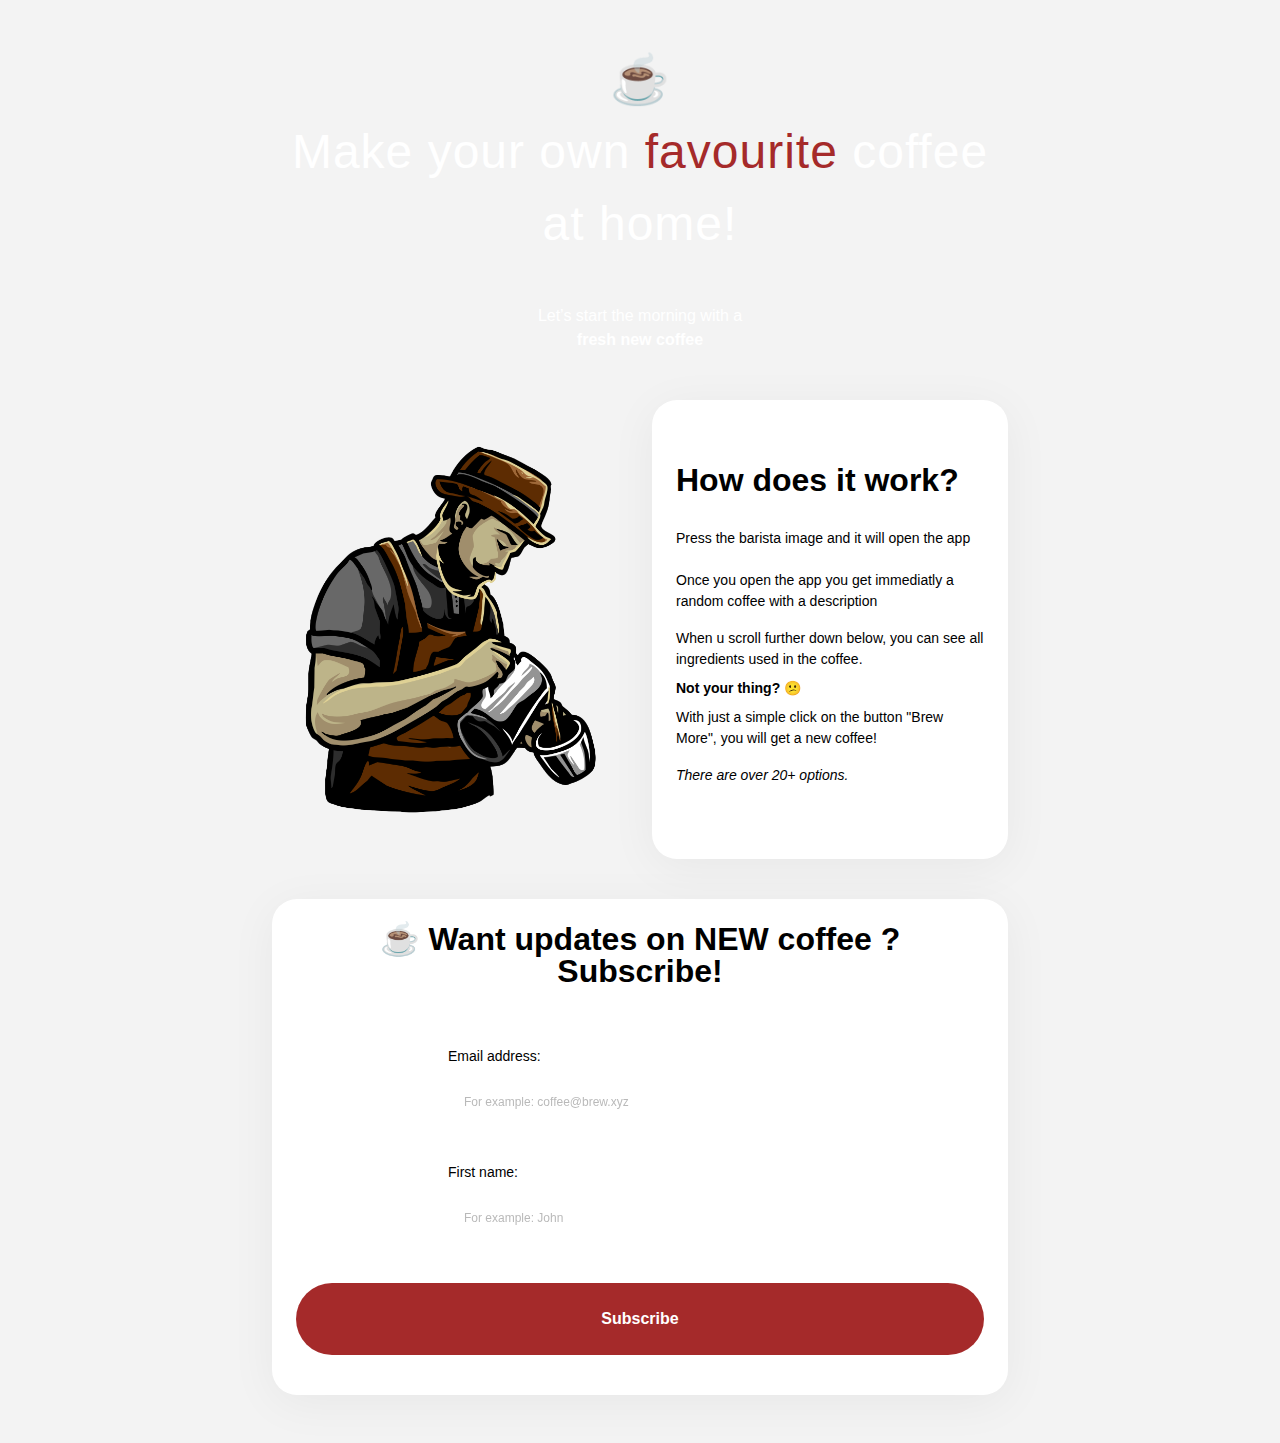
<file: index.html>
<!doctype html>
<html lang="en">
    <head>
        <meta charset="utf-8">
        <meta http-equiv="x-ua-compatible" content="ie=edge">
        <title>Coffee</title>
        <meta name="description" content="This is my HTML5 boilerplate.">
        <meta name="viewport" content="width=device-width, initial-scale=1.0">
        <meta name="msapplication-TileColor" content="#F3F3F3">
        <meta name="theme-color" content="#F3F3F3">

        <link rel="icon" href="img/svg/coffee.ico" type="image/gif" sizes="16x16">
        
        <link rel="manifest" href="site.webmanifest">
        <link rel="mask-icon" href="safari-pinned-tab.svg" color="#3385FF">

        <link rel="stylesheet" href="css/normalize.css">
        <link rel="stylesheet" href="css/screen.css">
        <script src="./script/app.js"></script> 
    </head>
    <style>
      body{
        height: 100%;
        color:white;
        font-family: -apple-system,BlinkMacSystemFont,"Segoe UI",Helvetica,Arial,sans-serif,"Apple Color Emoji","Segoe UI Emoji","Segoe UI Symbol";
        
      }

      .fullscreen {
        filter: blur(5px) brightness(50%);
        background-repeat: no-repeat;
        background-position: center;
        background-attachment: fixed;
        background-size: cover;
        width: 100%;
        height: 70%;
      }

      .center-object {
        align-items: center;
        display: flex;
        flex-direction: column;
        height: 50%;
        justify-content: center;
        position: absolute;
        top: 0;
        vertical-align: middle;
        width: 100%;
      }
      div{
        display: block;
      }
      .c-main--container{
        width: 48rem;
        margin: 0 auto;
        padding: calc(0.5rem * 4) calc(0.5rem * 2) 0;
        padding-bottom: 48px;
      }
      .c-main--container .c-main--title {
        font-size: 3rem;
        letter-spacing: 1px;
        margin: .25em;
        font-weight: 500;
        text-align: center;
      }
      .c-main__title--standout{
        color: brown;
      }
      .c-main{
        display: flex;
        grid-template-columns: 150px auto 150px;
        grid-gap: 1em;
        position: absolute;
        justify-content: center;
        top:0;
        width: 100%;
      }

      .c-logo:hover{
        animation: shake 0.82s cubic-bezier(.36,.07,.19,.97) both;
        transform: translate3d(0, 0, 0);
        backface-visibility: hidden;
        perspective: 64rem;
      }
      @keyframes shake {
          10%, 90% {
          transform: translate3d(-1px, 0, 0);
          }
          
          20%, 80% {
          transform: translate3d(2px, 0, 0);
          }

          30%, 50%, 70% {
          transform: translate3d(-4px, 0, 0);
          }

          40%, 60% {
          transform: translate3d(4px, 0, 0);
          }
      }

      .c-main__desc{
        font-size:1rem;
        line-height: 1.5;
        color:var(--global-input-color);
        text-align:center;
        padding:calc(0.5rem * 4) calc(0.5rem * 4) calc(calc(0.5rem * 3) * 2) calc(0.5rem * 4);
      }

      .c-main__split {
        display: grid;
        grid-template-columns: 1fr 1fr;
        grid-column-gap: calc(0.5rem * 3);
      }

      @media (max-width: 48rem) {
        .c-main__split{
            grid-template-columns: 1fr 2fr;
        }
      }

      @media (max-width: 36rem) {
        .c-main__split{
            grid-template-columns: 1fr;
            grid-row-gap: var(--g-whitespace);
        }
      }

      .c-split{
        border-radius: 1.5625rem;
        font-size: 0.875rem;
        padding: calc(0.5rem * 3);
        display: flex;
        justify-content: center;
        flex-direction: column;
        color:black;
      }

      .c-split:nth-child(even){
        background: white;
        box-shadow:0 0.5rem calc(calc(0.5rem * 3) * 2) rgba(0,0,0,0.05);
      }

      .c-split__text{
        color:black;
        display:block;
        padding: calc(0.5rem * 1) 0;
      }

      .c-main__form{
        background: white;
        box-shadow: 0 0.5rem calc(calc(0.5rem * 3) * 2) rgba(0,0,0,0.05);
        border-radius: 1.5625rem;
        padding: calc(0.5rem * 3);
        display: flex;
        justify-content: center;
        flex-direction: column;
        color: black;
        margin-top: 40px;
      }
      .has-error{
        color:var(--g-color-error) !important;
        /* background:green; */
      }
      .has-error .c-input{
        border:2px var(--g-color-error) solid;
      }
    </style>
    <body>
      

      <section class="fullscreen" style="background-image: url('https://coffee.alexflipnote.dev/random') ">
      </section>
      <!-- <div class="center-object">
        <section class="me">
          <h1 class="title">☕ Coffee API</h1>
        </section>
      </div> -->

      <div class="c-main">
        <div class="c-main--container">
          <div  class="c-main--title">
            <div class="c-logo" style="text-align:center">
              ☕
            </div>
            Make your own <span class="c-main__title--standout">favourite</span> coffee at home! 
          </div>
          <div class="c-main__desc js-main-desc">
            Let’s start the morning with a <br><b>fresh new coffee</b> 
          </div>
          <div class="c-main__split">
            <div class="c-split"><img src="img/CoffeeMan.png" alt="" srcset="" width="100%"></div>
            <div class="c-split">
                <h3>How does it work?</h3>
                <div class="c-split__text">
                    Press the barista image and it will open the app <br> <br> Once you open the app you get immediatly a random coffee with a description 
                </div>
                <div class="c-split__text">
                    When u scroll further down below, you can see all ingredients used in the coffee.
                </div>
                <b>Not your thing? 😕</b>
                <div class="c-split__text">
                    With just a simple click on the button "Brew More", you will get a new coffee!
                </div>
                <div class="c-split__text">
                    <i>There are over 20+ options.</i>
                </div>
            </div>
        </div>
        <form action="#" class="c-main__form">
          <h3 class="u-align-text-center c-main__form-title">
            ☕ Want updates on NEW coffee ? Subscribe!
          </h3>
          <div class="c-form">
            <p class="c-form-field js-form-email-field">
              <label class="c-label" for="newsletter_email">
                  Email address:
                  <span class="c-label__error js-form-email-message"></span>
              </label>
              <input class="c-input js-form-email-input" id="newsletter_email" placeholder="For example: coffee@brew.xyz" type="email" name="email" required="">
            </p>
            <p class="c-form-field js-form-name-field">
              <label class="c-label" for="newsletter_name">
                  First name:
                  <span class="c-label__error js-form-name-message"></span>
              </label>
              <input class="c-input js-form-name-input" id="newsletter_name" placeholder="For example: John" type="text" required="">
            </p>
          </div>
          <button class="c-button js-form-submit">Subscribe</button>
        </form>
      </div>
    </body>
</html>
</file>
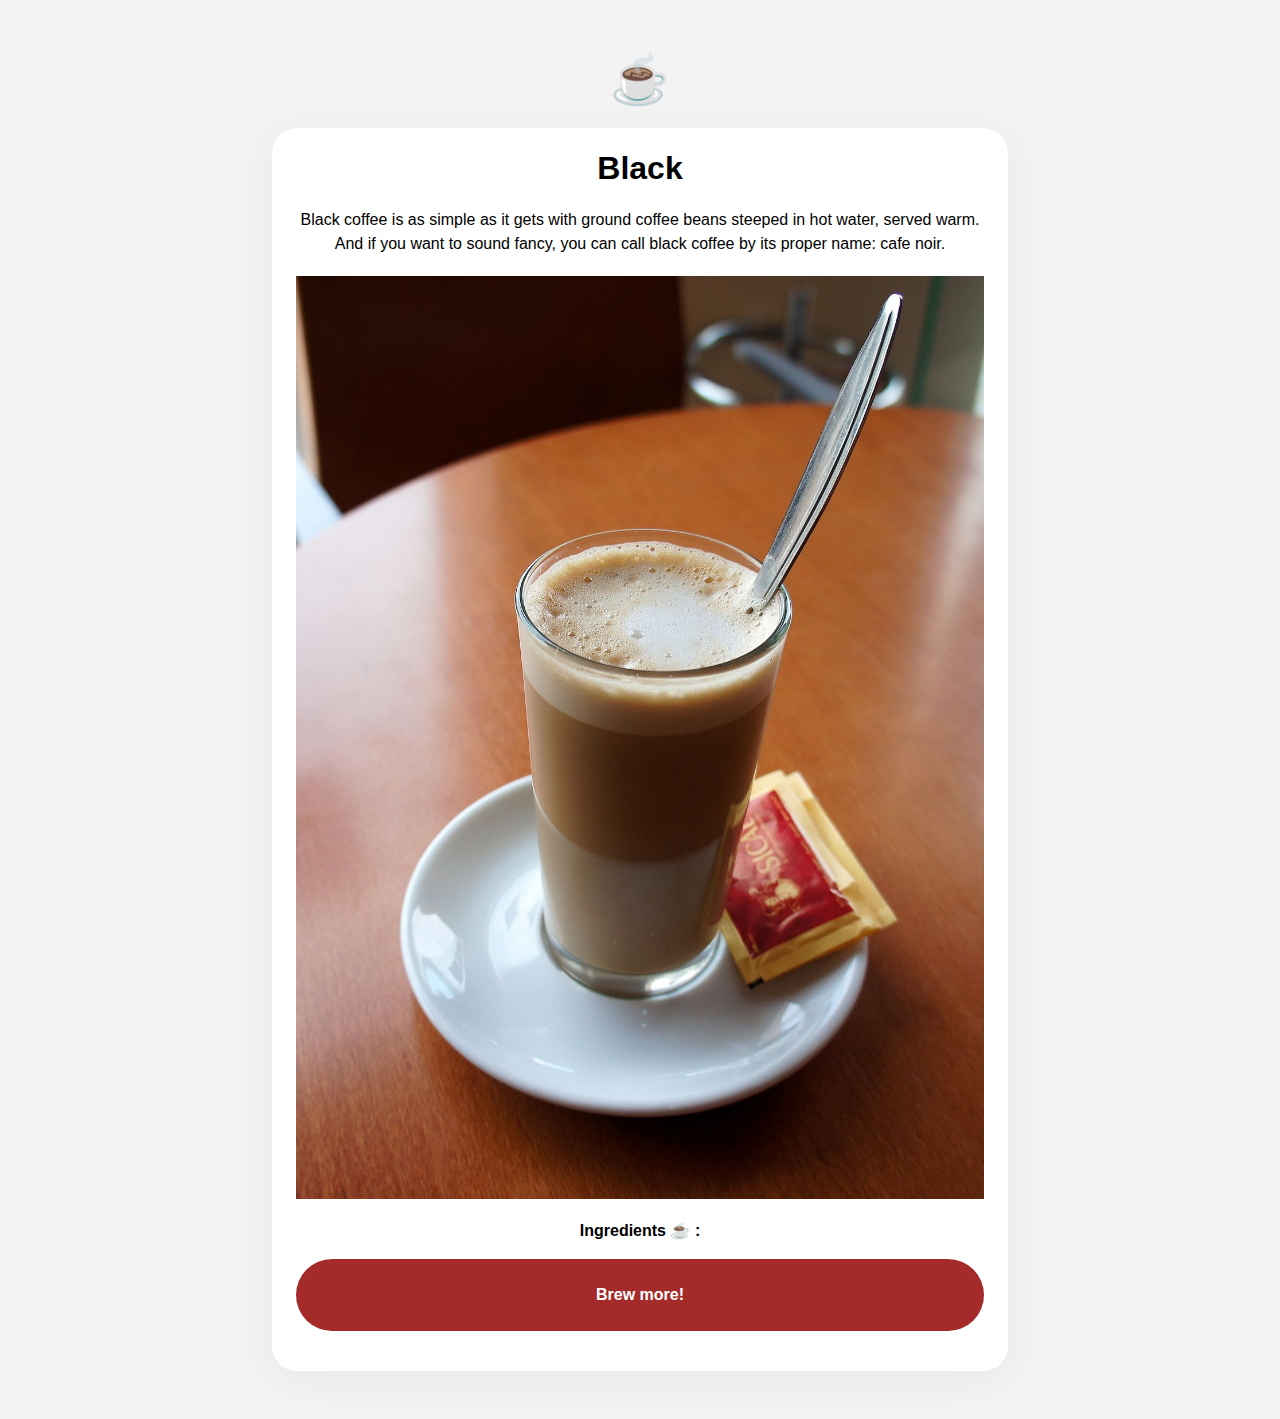
<file: brew.html>
<!doctype html>
<html lang="en">
    <head>
        <meta charset="utf-8">
        <meta http-equiv="x-ua-compatible" content="ie=edge">
        <title>Coffee</title>
        <meta name="description" content="This is my HTML5 boilerplate.">
        <meta name="viewport" content="width=device-width, initial-scale=1.0">
        <meta name="msapplication-TileColor" content="#F3F3F3">
        <meta name="theme-color" content="#F3F3F3">

        <link rel="icon" href="img/svg/coffee.ico" type="image/gif" sizes="16x16">
        
        <link rel="manifest" href="site.webmanifest">
        <link rel="mask-icon" href="safari-pinned-tab.svg" color="#3385FF">

        <link rel="stylesheet" href="css/normalize.css">
        <link rel="stylesheet" href="css/screen.css">
        <script src="./script/app.js"></script> 
    </head>
    <style>
      body{
        height: 100%;
        color:white;
        font-family: -apple-system,BlinkMacSystemFont,"Segoe UI",Helvetica,Arial,sans-serif,"Apple Color Emoji","Segoe UI Emoji","Segoe UI Symbol";
        
      }

      .fullscreen {
        filter: blur(5px) brightness(50%);
        background-repeat: no-repeat;
        background-position: center;
        background-attachment: fixed;
        background-size: cover;
        width: 100%;
        height: 20%;
      }

      div{
        display: block;
      }
      .c-main--container{
        width: 48rem;
        margin: 0 auto;
        padding: calc(0.5rem * 4) calc(0.5rem * 2) 0;
        padding-bottom: 48px;
      }
      .c-main--container .c-main--title {
        font-size: 3rem;
        letter-spacing: 1px;
        margin: .25em;
        font-weight: 500;
        text-align: center;
      }
      .c-main{
        display: flex;
        grid-template-columns: 150px auto 150px;
        grid-gap: 1em;
        position: absolute;
        justify-content: center;
        top:0;
        width: 100%;
      }

      .c-main__card{
        color:black;
      }
      .c-card{
          background: white;
          box-shadow: 0 0.5rem calc(calc(0.5rem * 3) * 2) rgba(0,0,0,0.05);
          border-radius: 1.5625rem;
          padding: calc(0.5rem * 3);
          text-align: center;
      }
      .c-card__image{
          padding-top: 20px;
          padding-bottom: 20px;
      }
    </style>
    <body>
      <section class="fullscreen" style="background-image: url('https://coffee.alexflipnote.dev/random') ">
      </section>
      <div class="c-main js-page-brew">
        <div class="c-main--container">
            <div class="c-main--title">
                <div class="c-logo" style="text-align:center">
                   <a href="index.html" style="text-decoration:none"></a>
                   ☕
                </div>
            </div>
            
            <div class="c-main__card">
                <div class="c-card">
                    <h3 class="c-card__title js-card__title">Black</h3>
                    <div class="c-card__desc js-card__desc">
                        Black coffee is as simple as it gets with ground coffee beans steeped in hot water, served warm. And if you want to sound fancy, you can call black coffee by its proper name: cafe noir.  
                    </div>
                    <div class="c-card__image ">
                        <img class="js-card__image" src="img/coffee/9.jpg" width="100%" />
                    </div>
                    <b>Ingredients ☕ : </b>
                    <div class="c-card__ingredients js-card__ingredients">
                        <div class="js-ingredients">

                        </div>
                    </div>
                    <div class="c-card__button">
                        <button class="c-button js-button"> Brew more!</button>
                    </div>
                </div>
            </div>
        </div>
      </div>
    </body>
</html>
</file>
<file: css/screen.css>
/*------------------------------------*\
#FONTS
\*------------------------------------*/
@font-face{
    font-family: "HKGrotesk web";
    font-weight: 400;
    font-display: swap; /*zorg voor een correcte omwisseling als het font geladen is*/
    src: url('../fonts/HKGrotesk-Regular.woff2');
}

@font-face{
    font-family: "HKGrotesk web";
    font-weight: 600;
    font-display: swap; /*zorg voor een correcte omwisseling als het font geladen is*/
    src: url('../fonts/HKGrotesk-Bold.woff2');
}
/*------------------------------------*\
#Variables
\*------------------------------------*/

:root {

    /* Colors */
    --color-x-light: #F3F3F3;
    --color-xx-light: #E9E9E9;
    --color-button: #6E6CE4;
    --color-font: #404040;
    --global-baseline: 8px; 
    --global-whitespace-xs: calc(var(--global-baseline) / 2); /* = 4px */
    --global-whitespace-sm: var(--global-baseline); /* = 8px */
    --global-whitespace-md: calc(var(--global-baseline) * 2); /* = 16px */
    --global-whitespace: calc(var(--global-baseline) * 3); /* = 24px */
    --global-whitespace-lg: calc(var(--global-baseline) * 4); /* = 32px */   
    --global-whitespace-xl: calc(var(--global-whitespace-md) * 2); /* = 48px */    
    --global-whitespace-xxl: calc(var(--global-whitespace) * 3); /* = 72px */ 
    --global-whitespace-xxxl: calc(var(--global-whitespace) * 4); /* = 96px */     

    --g-color-error:rgb(216, 10, 48);
    /* Baseline settings */

    --g-baseline: 0.5rem;         
    --g-whitespace: calc(var(--g-baseline) * 3); /* = 24px */

    --g-whitespace-xxs: calc(var(--g-baseline) * .25); /* = 2px */
    --g-whitespace-xs: calc(var(--g-baseline) * .5); /* = 4px */
    --g-whitespace-sm: calc(var(--g-baseline) * 1); /*  = 8px */
    --g-whitespace-md: calc(var(--g-baseline) * 2); /*  = 16px */
    --g-whitespace-lg: calc(var(--g-baseline) * 4); /*  = 32px */
    --g-whitespace-xl: calc(var(--g-whitespace) * 2); /*  = 48px */
    --g-whitespace-xxl: calc(var(--g-whitespace) * 3); /*  = 72px */
    --g-whitespace-xxxl: calc(var(--g-whitespace) * 4); /*  = 96px */

    /* Media sizes */
    --g-media-size-sm:36rem; 
    --g-media-size-md:48rem;
    --g-media-size-lg:62rem;
    --g-media-size-xl:75rem;

    --g-boxShadow:0 var(--g-baseline) var(--g-whitespace-xl) rgba(0,0,0,0.05);
    --g-borderRadius-sm:0.75rem;
    --g-borderRadius:1.5625rem;
    --g-borderRadius-circle:100px;
    
    --g-transition-alpha:0.2s ease;

}

/* CSS variables here */

/*------------------------------------*\
#GENERIC
\*------------------------------------*/

/*
    Generic: Page
    ---
    Global page styles + universal box-sizing:
*/

html {
    height: 100vh;
    font-size: 16px;
    line-height: 1.5;
    font-family: "HKGrotesk web","Comic Sans MS",Helvetica, arial, sans-serif;
    color: #20223a;
    box-sizing: border-box;
    -webkit-font-smoothing: antialiased;
    -moz-osx-font-smoothing: grayscale;
    background-color: var(--color-x-light);
}

*,
*:before,
*:after {
    box-sizing: inherit;
}

/*
* Remove text-shadow in selection highlight:
* https://twitter.com/miketaylr/status/12228805301
*
* Customize the background color to match your design.
*/

::-moz-selection {
    background: #3385FF;
    color: white;
    text-shadow: none;
}

::selection {
    background: #3385FF;
    color: white;
    text-shadow: none;
}

/*------------------------------------*\
#Elements
\*------------------------------------*/


/*
Elements: Images
---
Default markup for images to make them responsive
*/

img {
    max-width: 100%;
    vertical-align: top;
}

/*
    Elements: typography
    ---
    Default markup for typographic elements
*/

h1,
h2,
h3 {
    font-weight: 600;
}

h1 {
    font-size: 36px;
    line-height: 48px;
    margin: 0 0 var(--global-whitespace);
}

h2 {
    font-size: 32px;
    line-height: 40px;
    margin: 0 0 var(--global-whitespace);
}

h3 {
    font-size: 2rem;
    line-height: 32px;
    margin: 0 0 var(--global-whitespace);
}

h4,
h5,
h6 {
    font-size: 20px;
    line-height: 24px;
    margin: 0 0 var(--global-whitespace);
}

p,
ol,
ul,
dl,
table,
address,
figure {
    margin: 0 0 var(--global-whitespace);
}

ul,
ol {
    padding-left: var(--global-whitespace);
}

li ul,
li ol {
    margin-bottom: 0;
}

blockquote {
    font-style: normal;
    font-size: 23px;
    line-height: 32px;
    margin: 0 0 var(--global-whitespace);
}

blockquote * {
    font-size: inherit;
    line-height: inherit;
}

figcaption {
    font-weight: 400;
    font-size: 12px;
    line-height: 16px;
    margin-top: var(--global-whitespace-sm);
}

hr {
    border: 0;
    height: 1px;
    background: LightGrey;
    margin: 0 0 var(--global-whitespace);
}

a {
    color: var(--global-color-alpha);
    transition: all .1s ease-in-out;
}

a:visited,
a:active {
    color: var(--global-color-alpha);
}

a:hover,
a:focus {
    color: var(--global-color-alpha-light);
}

label,
input {
    display: block;
}
/*------------------------------------*\
#OBJECTS
\*------------------------------------*/

/*
    Objects: Row
    ---
    Creates a horizontal row that stretches the viewport and adds padding around children
*/

.o-row {
    position: relative;
    padding: var(--global-whitespace) var(--global-whitespace) 0;
}

.o-row--login {
    display: flex;
    align-items: center;
    min-height: 100vh; /* Altijd de hoogte van het zichtbare deel v/h scherm */
}

/* size modifiers */

.o-row--lg {
    padding-top: var(--global-whitespace-xl);
    padding-bottom: var(--global-whitespace);
}

.o-row--xl {
    padding-top: var(--global-whitespace-xxl);
    padding-bottom: var(--global-whitespace-xl);
}

@media (min-width: 768px) {
    .o-row {
        padding-left: var(--global-whitespace-xl);
        padding-right: var(--global-whitespace-xl);
    }
}

@media (min-width: 992px) {
    .o-row--xl {
        padding-top: var(--global-whitespace-xxxl);
        padding-bottom: var(--global-whitespace-xxl);
    }
}

/*
    Objects: Container
    ---
    Creates a horizontal container that sets de global max-width
*/

.o-container {
    margin-left: auto;
    margin-right: auto;
    max-width: 79.5em; /* 79.5 * 16px = 1272 */
    width: 80%;
}


/* Desktop */
@media (min-width: 1100px) {
    .o-container {
        width: 40%;
    }
}
/*
    Objects: section
    ---
    Creates vertical whitespace between adjacent sections inside a row
*/

.o-section {
    position: relative;
}

.o-section + .o-section {
    padding-top: var(--global-whitespace);
}

@media (min-width: 768px) {
    .o-section--lg + .o-section--lg,
    .o-section--xl + .o-section--xl {
        padding-top: var(--global-whitespace-xl);
    }
}

@media (min-width: 992px) {
    .o-section--xl + .o-section--xl {
        padding-top: var(--global-whitespace-xxl);
    }
}

/*
    Objects: Layout
    ---
    The layout object provides us with a column-style layout system. This object
    contains the basic structural elements, but classes should be complemented
    with width utilities
*/

.o-layout {
    display: -webkit-flex;
    display: -ms-flexbox;
    display: flex;
    flex-wrap: wrap;
}

.o-layout__item {
    width: 100%;
}

/* gutter modifiers, these affect o-layout__item too */

.o-layout--gutter {
    margin: 0 -12px;
}

.o-layout--gutter > .o-layout__item {
    padding: 0 var(--global-whitespace)/2;
}

.o-layout--gutter-sm {
    margin: 0 -6px;
}

.o-layout--gutter-sm > .o-layout__item {
    padding: 0 6px;
}

.o-layout--gutter-lg {
    margin: 0 -24px;
}

.o-layout--gutter-lg > .o-layout__item {
    padding: 0 var(--global-whitespace);
}

.o-layout--gutter-xl {
    margin: 0 -48px;
}

.o-layout--gutter-xl > .o-layout__item {
    padding: 0 var(--global-whitespace)*2;
}

/* reverse horizontal row modifier */

.o-layout--row-reverse {
    flex-direction: row-reverse;
}

/* Horizontal alignment modifiers*/

.o-layout--justify-start {
    justify-content: flex-start;
}

.o-layout--justify-end {
    justify-content: flex-end;
}

.o-layout--justify-center {
    justify-content: center;
}

.o-layout--justify-space-around {
    justify-content: space-around;
}

.o-layout--justify-space-evenly {
    justify-content: space-evenly;
}

.o-layout--justify-space-between {
    justify-content: space-between;
}

/* Vertical alignment modifiers */

.o-layout--align-start {
    align-items: flex-start;
}

.o-layout--align-end {
    align-items: flex-end;
}

.o-layout--align-center {
    align-items: center;
}

.o-layout--align-baseline {
    align-items: baseline;
}

/* Vertical alignment modifiers that only work if there is one than one flex item */

.o-layout--align-content-start {
    align-content: start;
}

.o-layout--align-content-end {
    align-content: end;
}

.o-layout--align-content-center {
    align-content: center;
}

.o-layout--align-content-space-around {
    align-content: space-around;
}

.o-layout--align-content-space-between {
    align-content: space-between;
}

/*
    Objects: List
    ---
    Small reusable object to remove default list styling from lists
*/

.o-list {
    list-style: none;
    padding: 0;
}

/*
    Object: Button reset
    ---
    Small button reset object
*/
/* #grid */

.c-main{
    display: grid;
    grid-template-rows: 0fr auto 3rem;
    grid-template-areas: 
    "header"
    "main"
    "footer";
    /* background:red; */
    /* grid-row-gap:var(--g-whitespace-lg); */
    min-height: 100vh;
}

@media (max-width: 48rem) {
    .c-main{
        grid-template-rows: 0fr auto auto;
        /* grid-template-columns: var(--g-whitespace) auto auto var(--g-whitespace); */
        /* grid-row-gap:var(--g-whitespace); */
    }
}



/*------------------------------------*\
#COMPONENTS
\*------------------------------------*/

.c-content {
    margin-top: 24px;
    position: relative;
}

/*
    TEXT BLOCK
*/

.c-textblock {
    font-size: 24px;
    font-weight: 400;
    padding-bottom: 40px;
}

/* Desktop */
@media (min-width: 768px) {
    .c-textblock {
        font-size: 32px;
    }
}

.c-textblock-inspiration {
    font-weight: 600;
}



/*
    LANDINGSPAGE
*/

.background{
    background-attachment: fixed;
    background-position: center;
    background-repeat: no-repeat;
    background-size: cover;
    filter: blur(5px) brightness(50%);
    height: 100%;
    width: 100%;
}

.c-landingspage {
    display: flex;
    flex-direction: column;
    margin-top: 3%;
    margin-left: 5%;
    margin-right: 5%;
}

.c-image-landingspage {
    width: 200px;
    margin: 0 auto;
    /*position: fixed;
    bottom: 0;*/
}



.c-landingspage-title {
    font-size: 42px;
}

.c-landingspage-subtitle {
    font-size: 24px;
    font-weight: 400;
}

.c-landingspage-content {
    display: flex; 
    flex-direction: column;
}

/* Desktop */
@media (min-width: 768px) {
    .c-image-landingspage {
        width: 950px;
        margin-left: 10%;
    }
    .c-textblock-landingspage {
        width: 60%;
    }
    .c-landingspage-title {
        font-size: 52px;
    }
    .c-landingspage-subtitle {
        font-size: 38px;
        line-height: 1.5;
    }
    .c-landingspage-content {
        flex-direction: row-reverse;
    }
}


/*
    FOOTER
*/

.c-footer {
    font-size: 10px;
    text-align: center;
    padding-top: 12px;
    bottom: 0;
    padding-top: 130px;
}

/* Desktop */
@media (min-width: 768px) {
    .c-footer {
        font-size: 12px;
        position: absolute;
        bottom: 0;
        width: 100%;
    }
}


/*
    INPUT
*/

.c-input{
    --c-borderWidth:2px;
    --c-input-borderColor:var(--g-color-neutral-xxxx-light);
    --c-input-backgroundColor:var(--g-color-neutral-xxxx-light);
    --c-input-color:var(--g-color-neutral-xxxx-dark);
    --c-input-transition:all 0.2s ease;
    
    -webkit-appearance: none;
    -moz-appearance: none;

    appearance: none;
    width: 100%;
    border-radius: var(--g-borderRadius-sm);
    border: var(--c-borderWidth) solid var(--c-input-borderColor);
    background-color: var(--c-input-backgroundColor);
    color: var(--c-input-color);
    font-family: inherit;
    font-size: 0.75rem;
    line-height: 1.5;
    outline: none;
    transition: var(--c-input-transition);
    padding:var(--g-whitespace-md);
}

.c-input::placeholder{
    opacity:0.5;
}

.c-input:hover {
    border-color: var(--g-color-neutral-xx-light);
}


.c-input:focus,
.c-input:active {
    border-color: var(--g-color-alpha);
    box-shadow: var(--g-boxShadow);
}

/* option input for checkboxes and radio buttons */


.c-label {
    margin-bottom: 0;
    font-size: 0.875rem; 
    line-height: 3;
    font-weight:500;
    display: flex;
    justify-content: space-between;
    align-items: center;
}

.c-label--option {
    padding-bottom: 0;
    display:flex;
    justify-content: center;
    align-items: center;
    cursor:pointer;
    opacity:.8;
    font-size:0.875rem;
    transition:var(--g-transition-alpha);
}
.c-label--option:hover{
    opacity:1;
}

.c-label--note{
    font-size:0.675rem;
    margin-top:-1rem;
}

.c-label__error{
    font-size:0.675rem;
    font-weight: 700;
    text-transform: uppercase;
}

.has-error{
    color:var(--g-color-error) !important;
    /* background:green; */
}
.has-error .c-input{
    border:2px var(--g-color-error) solid;
}

.c-form{
    width:24rem;
    margin:var(--g-whitespace) auto 0;
}

@media (max-width: 36rem) {
    .c-form{
        max-width:100%;
    }
}

.c-form-subtitle{
    font-size:0.875rem;
    padding: 0 0 var(--g-whitespace-md) 0;
    color:var(--g-color-neutral-xx-dark);
    font-weight:400;
}

.c-form-subtitle b{
    font-weight: 600;
}

.c-form-field{
    color: var(--g-color-neutral-xxxx-dark);   
}

.c-form-field--option {
    display: flex;
    align-items: center;
}

.c-button{
    color:white;
    background:brown;
    border:0;
    padding:var(--g-whitespace) var(--g-whitespace-xxl);
    font-family: inherit;
    font-size: 1rem;
    line-height: 1.5;
    border-radius:var(--g-borderRadius-circle);
    font-weight:700;
    outline:none;
    margin:var(--g-whitespace-md) auto;
    width:100%;
    cursor:pointer;
    transition:all 0.2s ease;
}

.c-button:hover {
    background:#0b4546;
    box-shadow: 0 0 0 3px rgba(0,0,0,0.1);
    transform: scale(1.01);
    
}

.c-button:focus,.c-button:active{
    background:#137476;
    box-shadow: 0 0 0 2px var(--g-page-backgroundColor), 0 0 0 5px #137476;
    transform: scale(0.99);
}

/*------------------------------------*\
#UTILITIES
\*------------------------------------*/

.u-align-text-center{
    text-align: center;
}
/*
    Utilities: color
    ---
    Utility classes to put specific colors onto elements
*/



/*
    Utilities: spacing
    ---
    Utility classes to put specific margins and paddings onto elements
*/

.u-pt-clear {
    padding-top: 0 !important;
}

.u-mb-clear {
    margin-bottom: 0 !important;
}

.u-mb-xs {
    margin-bottom: var(--global-whitespace-xs) !important;
}

.u-mb-sm {
    margin-bottom: var(--global-whitespace-sm) !important;
}

.u-mb-md {
    margin-bottom: var(--global-whitespace-md) !important;
}

.u-mb-lg {
    margin-bottom: var(--global-whitespace-lg) !important;
}

.u-mb-xl {
    margin-bottom: var(--global-whitespace-xl) !important;
}

/*
    Utilities: max-width
    ---
    Utility classes to put specific max widths onto elements
*/

.u-max-width-xs {
    max-width: 27em !important;
}

.u-max-width-sm {
    max-width: 39em !important;
}

.u-max-width-md {
    max-width: 50em !important;
}

.u-max-width-lg {
    max-width: 63.5em !important;
}

.u-max-width-none {
    max-width: none !important;
}


/*
    Utilities: align
    ---
    Utility classes align text or components
*/

.u-align-text-center {
    text-align: center;
}

.u-align-center {
    margin: 0 auto;
}

/*
    Utilities: text
    Utility classes to create smaller or bigger test
*/

.u-text-sm {
    font-size: 14px;
}

/*
    Utility: Widths
    ---
    Utility classes to put specific widths onto elements
    Will be mostly used on o-layout__item
*/

.u-width-auto {
    width: auto !important;
}

.u-1-of-2 {
    width: 50% !important;
}

.u-1-of-3 {
    width: 33.3333333333% !important;
}

.u-2-of-3 {
    width: 66.6666666667% !important;
}

.u-1-of-4 {
    width: 25% !important;
}

.u-3-of-4 {
    width: 75% !important;
}

.u-1-of-5 {
    width: 20% !important;
}

.u-2-of-5 {
    width: 40% !important;
}

.u-3-of-5 {
    width: 60% !important;
}

.u-4-of-5 {
    width: 80% !important;
}

.u-1-of-6 {
    width: 16.6666666667% !important;
}

.u-5-of-6 {
    width: 83.3333333333% !important;
}

@media (min-width: 576px) {
    .u-1-of-2-bp1 {
        width: 50% !important;
    }
    .u-1-of-3-bp1 {
        width: 33.3333333333% !important;
    }
    .u-2-of-3-bp1 {
        width: 66.6666666667% !important;
    }
    .u-1-of-4-bp1 {
        width: 25% !important;
    }
    .u-3-of-4-bp1 {
        width: 75% !important;
    }
    .u-1-of-5-bp1 {
        width: 20% !important;
    }
    .u-2-of-5-bp1 {
        width: 40% !important;
    }
    .u-3-of-5-bp1 {
        width: 60% !important;
    }
    .u-4-of-5-bp1 {
        width: 80% !important;
    }
    .u-1-of-6-bp1 {
        width: 16.6666666667% !important;
    }
    .u-5-of-6-bp1 {
        width: 83.3333333333% !important;
    }
}

@media (min-width: 768px) {
    .u-1-of-2-bp2 {
        width: 50% !important;
    }
    .u-1-of-3-bp2 {
        width: 33.3333333333% !important;
    }
    .u-2-of-3-bp2 {
        width: 66.6666666667% !important;
    }
    .u-1-of-4-bp2 {
        width: 25% !important;
    }
    .u-3-of-4-bp2 {
        width: 75% !important;
    }
    .u-1-of-5-bp2 {
        width: 20% !important;
    }
    .u-2-of-5-bp2 {
        width: 40% !important;
    }
    .u-3-of-5-bp2 {
        width: 60% !important;
    }
    .u-4-of-5-bp2 {
        width: 80% !important;
    }
    .u-1-of-6-bp2 {
        width: 16.6666666667% !important;
    }
    .u-5-of-6-bp2 {
        width: 83.3333333333% !important;
    }
}

@media (min-width: 992px) {
    .u-1-of-2-bp3 {
        width: 50% !important;
    }
    .u-1-of-3-bp3 {
        width: 33.3333333333% !important;
    }
    .u-2-of-3-bp3 {
        width: 66.6666666667% !important;
    }
    .u-1-of-4-bp3 {
        width: 25% !important;
    }
    .u-3-of-4-bp3 {
        width: 75% !important;
    }
    .u-1-of-5-bp3 {
        width: 20% !important;
    }
    .u-2-of-5-bp3 {
        width: 40% !important;
    }
    .u-3-of-5-bp3 {
        width: 60% !important;
    }
    .u-4-of-5-bp3 {
        width: 80% !important;
    }
    .u-1-of-6-bp3 {
        width: 16.6666666667% !important;
    }
    .u-5-of-6-bp3 {
        width: 83.3333333333% !important;
    }
}

@media (min-width: 1200px) {
    .u-1-of-2-bp4 {
        width: 50% !important;
    }
    .u-1-of-3-bp4 {
        width: 33.3333333333% !important;
    }
    .u-2-of-3-bp4 {
        width: 66.6666666667% !important;
    }
    .u-1-of-4-bp4 {
        width: 25% !important;
    }
    .u-3-of-4-bp4 {
        width: 75% !important;
    }
    .u-1-of-5-bp4 {
        width: 20% !important;
    }
    .u-2-of-5-bp4 {
        width: 40% !important;
    }
    .u-3-of-5-bp4 {
        width: 60% !important;
    }
    .u-4-of-5-bp4 {
        width: 80% !important;
    }
    .u-1-of-6-bp4 {
        width: 16.6666666667% !important;
    }
    .u-5-of-6-bp4 {
        width: 83.3333333333% !important;
    }
}

/*------------------------------------*\
#MEDIA
\*------------------------------------*/

/*
    Media Queries
    ---
    EXAMPLE Media Queries for Responsive Design.
    These examples override the primary ('mobile first') styles.
    USE THEM INLINE!
*/

/* Extra small devices (portrait phones, less than 576px)
No media query since this is the default in mobile first design
*/

/* Small devices (landscape phones, 576px and up)
@media (min-width: 576px) {}
*/

/* Medium devices (tablets, 768px and up)
@media (min-width: 768px) {}
*/

/* Large devices (landscape tablets, desktops, 992px and up)
@media (min-width: 992px) {}
*/

/* Extra large devices (large desktops, 1200px and up)
@media (min-width: 1200px) {}
*/

/*
    Print styles.
    ---
    Inlined to avoid the additional HTTP request:
    http://www.phpied.com/delay-loading-your-print-css/
*/

@media print {
    *,
    *:before,
    *:after {
        background: transparent !important;
        color: #000 !important;
        /* Black prints faster:
        http://www.sanbeiji.com/archives/953 */
        box-shadow: none !important;
        text-shadow: none !important;
    }
    a,
    a:visited {
        text-decoration: underline;
    }
    a[href]:after {
        content: " (" attr(href) ")";
    }
    abbr[title]:after {
        content: " (" attr(title) ")";
    }
    /*
    * Don't show links that are fragment identifiers,
    * or use the `javascript:` pseudo protocol
    */
    a[href^="#"]:after,
    a[href^="javascript:"]:after {
        content: "";
    }
    pre {
        white-space: pre-wrap !important;
    }
    pre,
    blockquote {
        border: 1px solid #999;
        page-break-inside: avoid;
    }
    /*
    * Printing Tables:
    * http://css-discuss.incutio.com/wiki/Printing_Tables
    */
    thead {
        display: table-header-group;
    }
    tr,
    img {
        page-break-inside: avoid;
    }
    p,
    h2,
    h3 {
        orphans: 3;
        widows: 3;
    }
    h2,
    h3 {
        page-break-after: avoid;
    }
}
</file>
